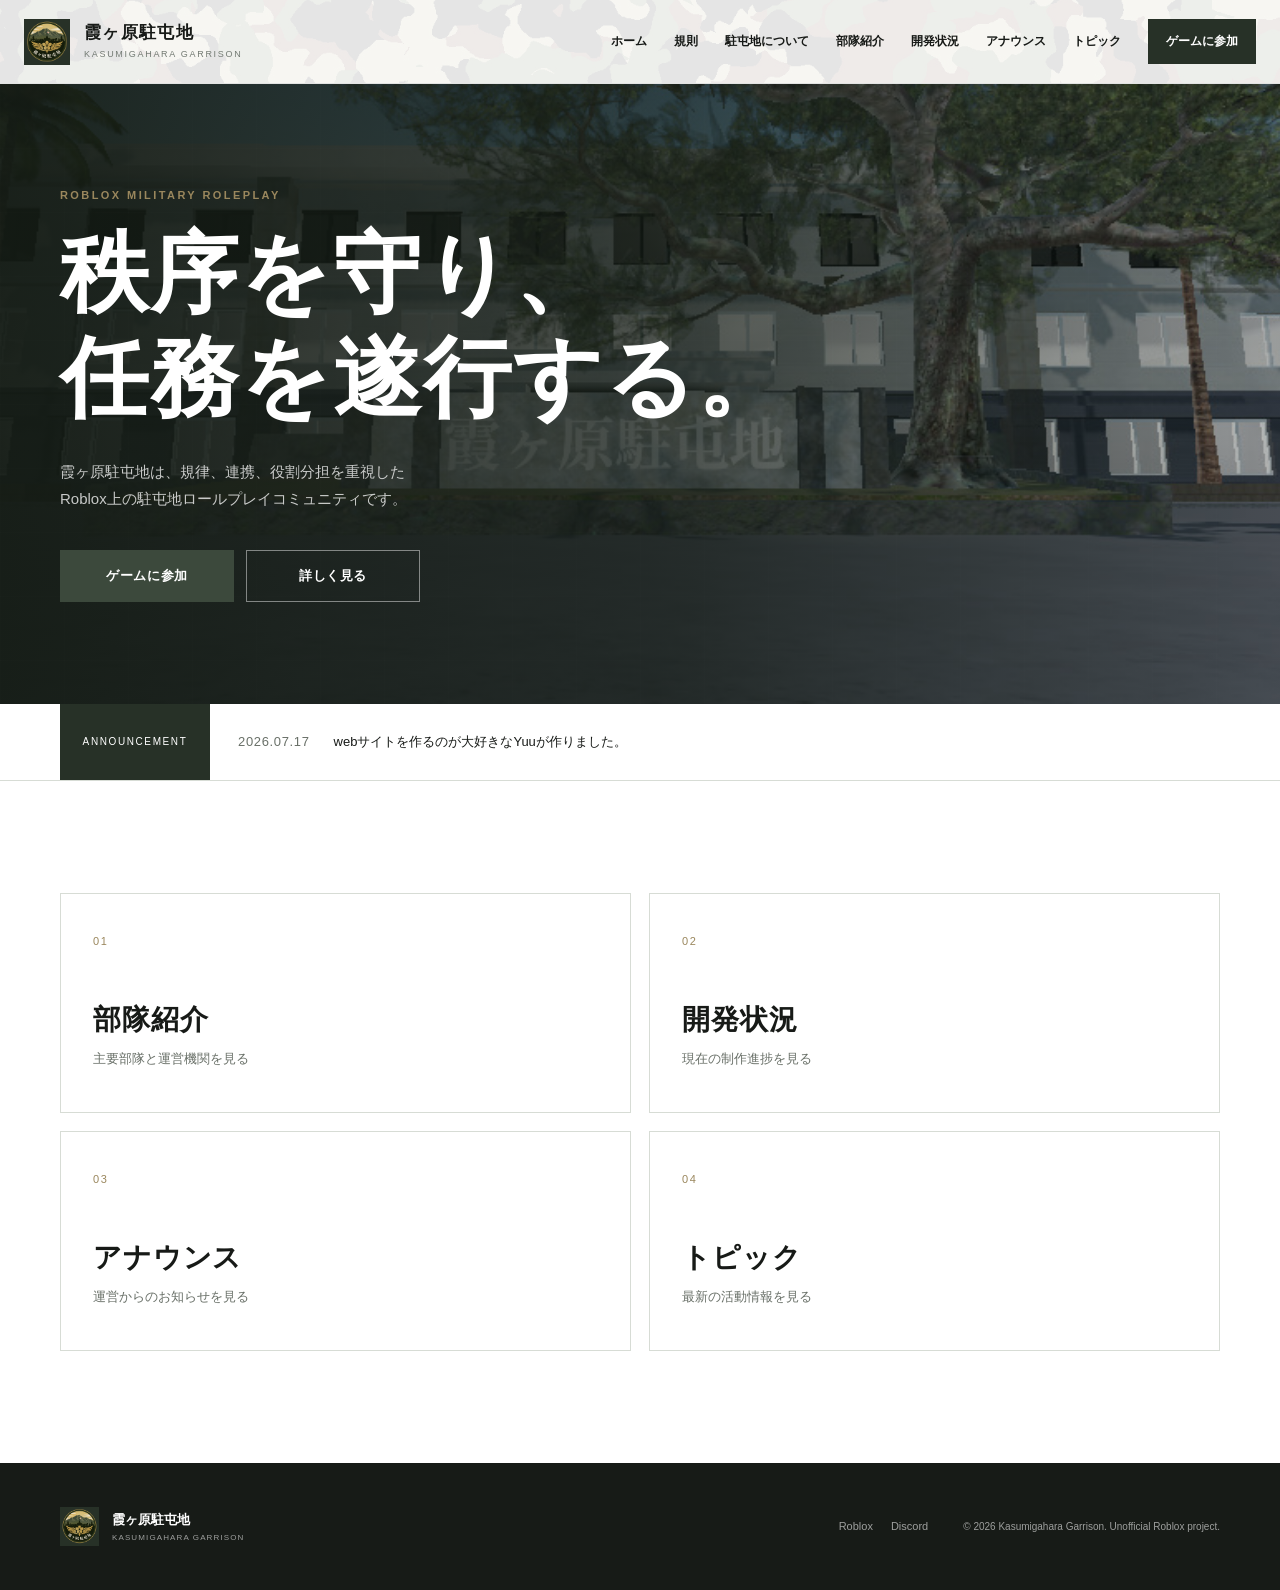
<file: index.html>
<!DOCTYPE html><html lang="ja"><head>
  <meta charset="UTF-8">
  <meta name="google-site-verification" content="HuECtw-KYc88Qf7YFOWIAa5JQMSX0AzzydZmBp7dpUA" />
  <meta name="viewport" content="width=device-width, initial-scale=1.0">
  <meta name="description" content="Roblox 霞ヶ原駐屯地 公式サイト">
  <meta name="theme-color" content="#273127">
  <link rel="stylesheet" href="./styles.css">
<title>霞ヶ原駐屯地｜公式サイト</title></head>
<body><header class="site-header" id="siteHeader">
  <div class="header-image" id="headerImage"></div>
  <div class="header-inner">
    <a class="brand" href="./index.html" aria-label="霞ヶ原駐屯地 トップ">
      <div class="brand-symbol">
        <img id="headerLogo" src="./images/logo.png" alt="霞ヶ原駐屯地ロゴ">
        <span>霞</span>
      </div>
      <div class="brand-copy">
        <strong id="siteName">霞ヶ原駐屯地</strong>
        <span id="siteNameEn">KASUMIGAHARA GARRISON</span>
      </div>
    </a>

    <button class="menu-button" id="menuButton" type="button" aria-label="メニューを開く" aria-expanded="false">
      <span></span><span></span><span></span>
    </button>

    <nav class="global-nav" id="globalNav">
      <a href="./index.html">ホーム</a>
      <a id="rulesLink" href="#" target="_blank" rel="noopener noreferrer">規則</a>
      <a href="./about.html">駐屯地について</a>
      <a href="./units.html">部隊紹介</a>
      <a href="./development.html">開発状況</a>
      <a href="./announcements.html">アナウンス</a>
      <a href="./topics.html">トピック</a>
      <a class="nav-cta" id="headerGameLink" href="#" target="_blank" rel="noopener noreferrer">ゲームに参加</a>
    </nav>
  </div>
</header>
<main class="page-main home-page">
  <section class="hero" id="hero">
    <div class="hero-overlay"></div>
    <div class="hero-inner">
      <p class="eyebrow">ROBLOX MILITARY ROLEPLAY</p>
      <h1 id="heroTitle">秩序を守り、<br>任務を遂行する。</h1>
      <p class="hero-description" id="heroDescription"></p>
      <div class="hero-actions">
        <a class="button primary" id="heroGameLink" href="#" target="_blank" rel="noopener noreferrer">ゲームに参加</a>
        <a class="button ghost" href="./about.html">詳しく見る</a>
      </div>
    </div>
  </section>

  <section class="ticker">
    <div class="content-width ticker-inner">
      <span class="ticker-label">ANNOUNCEMENT</span>
      <a href="./announcements.html" class="ticker-content">
        <time id="tickerDate"></time>
        <span id="tickerText">最新情報を読み込んでいます</span>
      </a>
    </div>
  </section>

  <section class="section">
    <div class="content-width">
      <div class="home-link-grid">
        <a class="home-link-card" href="./units.html"><span>01</span><h2>部隊紹介</h2><p>主要部隊と運営機関を見る</p></a>
        <a class="home-link-card" href="./development.html"><span>02</span><h2>開発状況</h2><p>現在の制作進捗を見る</p></a>
        <a class="home-link-card" href="./announcements.html"><span>03</span><h2>アナウンス</h2><p>運営からのお知らせを見る</p></a>
        <a class="home-link-card" href="./topics.html"><span>04</span><h2>トピック</h2><p>最新の活動情報を見る</p></a>
      </div>
    </div>
  </section>
</main><footer class="site-footer">
  <div class="content-width footer-inner">
    <div class="footer-brand">
      <div class="brand-symbol small">
        <img id="footerLogo" src="./images/logo.png" alt="">
        <span>霞</span>
      </div>
      <div>
        <strong>霞ヶ原駐屯地</strong>
        <span>KASUMIGAHARA GARRISON</span>
      </div>
    </div>
    <div class="footer-links">
      <a id="footerRoblox" href="#" target="_blank" rel="noopener noreferrer">Roblox</a>
      <a id="footerDiscord" href="#" target="_blank" rel="noopener noreferrer">Discord</a>
    </div>
    <p>© <span id="currentYear"></span> Kasumigahara Garrison. Unofficial Roblox project.</p>
  </div>
</footer>
<script src="./data.js"></script>
<script src="./script.js"></script></body></html>
</file>
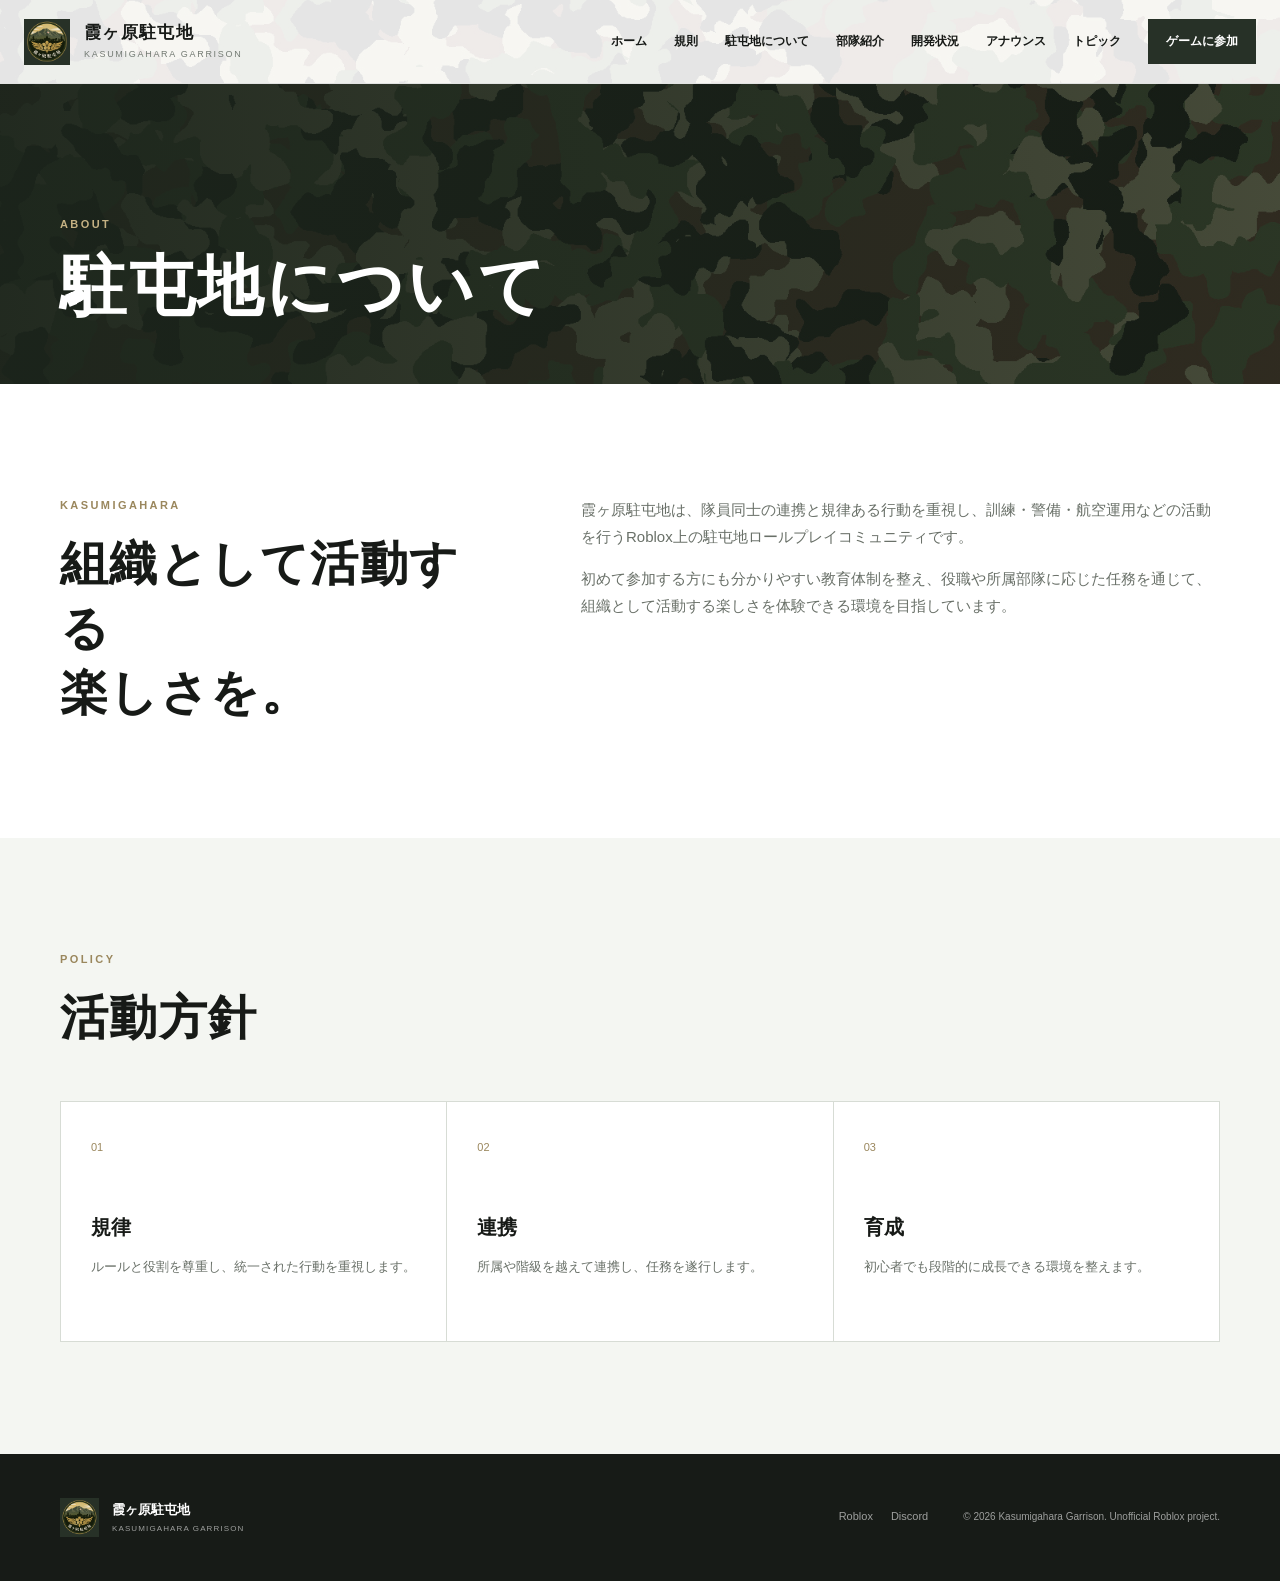
<file: about.html>
<!DOCTYPE html><html lang="ja"><head>
  <meta charset="UTF-8">
  <meta name="viewport" content="width=device-width, initial-scale=1.0">
  <meta name="description" content="Roblox 霞ヶ原駐屯地 公式サイト">
  <meta name="theme-color" content="#273127">
  <link rel="stylesheet" href="./styles.css">
<title>駐屯地について｜霞ヶ原駐屯地</title></head>
<body><header class="site-header" id="siteHeader">
  <div class="header-image" id="headerImage"></div>
  <div class="header-inner">
    <a class="brand" href="./index.html" aria-label="霞ヶ原駐屯地 トップ">
      <div class="brand-symbol">
        <img id="headerLogo" src="./images/logo.png" alt="霞ヶ原駐屯地ロゴ">
        <span>霞</span>
      </div>
      <div class="brand-copy">
        <strong id="siteName">霞ヶ原駐屯地</strong>
        <span id="siteNameEn">KASUMIGAHARA GARRISON</span>
      </div>
    </a>

    <button class="menu-button" id="menuButton" type="button" aria-label="メニューを開く" aria-expanded="false">
      <span></span><span></span><span></span>
    </button>

    <nav class="global-nav" id="globalNav">
      <a href="./index.html">ホーム</a>
      <a id="rulesLink" href="#" target="_blank" rel="noopener noreferrer">規則</a>
      <a href="./about.html">駐屯地について</a>
      <a href="./units.html">部隊紹介</a>
      <a href="./development.html">開発状況</a>
      <a href="./announcements.html">アナウンス</a>
      <a href="./topics.html">トピック</a>
      <a class="nav-cta" id="headerGameLink" href="#" target="_blank" rel="noopener noreferrer">ゲームに参加</a>
    </nav>
  </div>
</header>
<main class="page-main">
  <section class="page-hero"><div class="content-width"><p>ABOUT</p><h1>駐屯地について</h1></div></section>
  <section class="section"><div class="content-width about-grid">
    <div><p class="section-label">KASUMIGAHARA</p><h2>組織として活動する<br>楽しさを。</h2></div>
    <div class="about-copy" id="aboutCopy"></div>
  </div></section>
  <section class="section section-muted"><div class="content-width">
    <div class="section-heading"><div><p class="section-label">POLICY</p><h2>活動方針</h2></div></div>
    <div class="policy-grid">
      <article><span>01</span><h3>規律</h3><p>ルールと役割を尊重し、統一された行動を重視します。</p></article>
      <article><span>02</span><h3>連携</h3><p>所属や階級を越えて連携し、任務を遂行します。</p></article>
      <article><span>03</span><h3>育成</h3><p>初心者でも段階的に成長できる環境を整えます。</p></article>
    </div>
  </div></section>
</main><footer class="site-footer">
  <div class="content-width footer-inner">
    <div class="footer-brand">
      <div class="brand-symbol small">
        <img id="footerLogo" src="./images/logo.png" alt="">
        <span>霞</span>
      </div>
      <div>
        <strong>霞ヶ原駐屯地</strong>
        <span>KASUMIGAHARA GARRISON</span>
      </div>
    </div>
    <div class="footer-links">
      <a id="footerRoblox" href="#" target="_blank" rel="noopener noreferrer">Roblox</a>
      <a id="footerDiscord" href="#" target="_blank" rel="noopener noreferrer">Discord</a>
    </div>
    <p>© <span id="currentYear"></span> Kasumigahara Garrison. Unofficial Roblox project.</p>
  </div>
</footer>
<script src="./data.js"></script>
<script src="./script.js"></script></body></html>
</file>
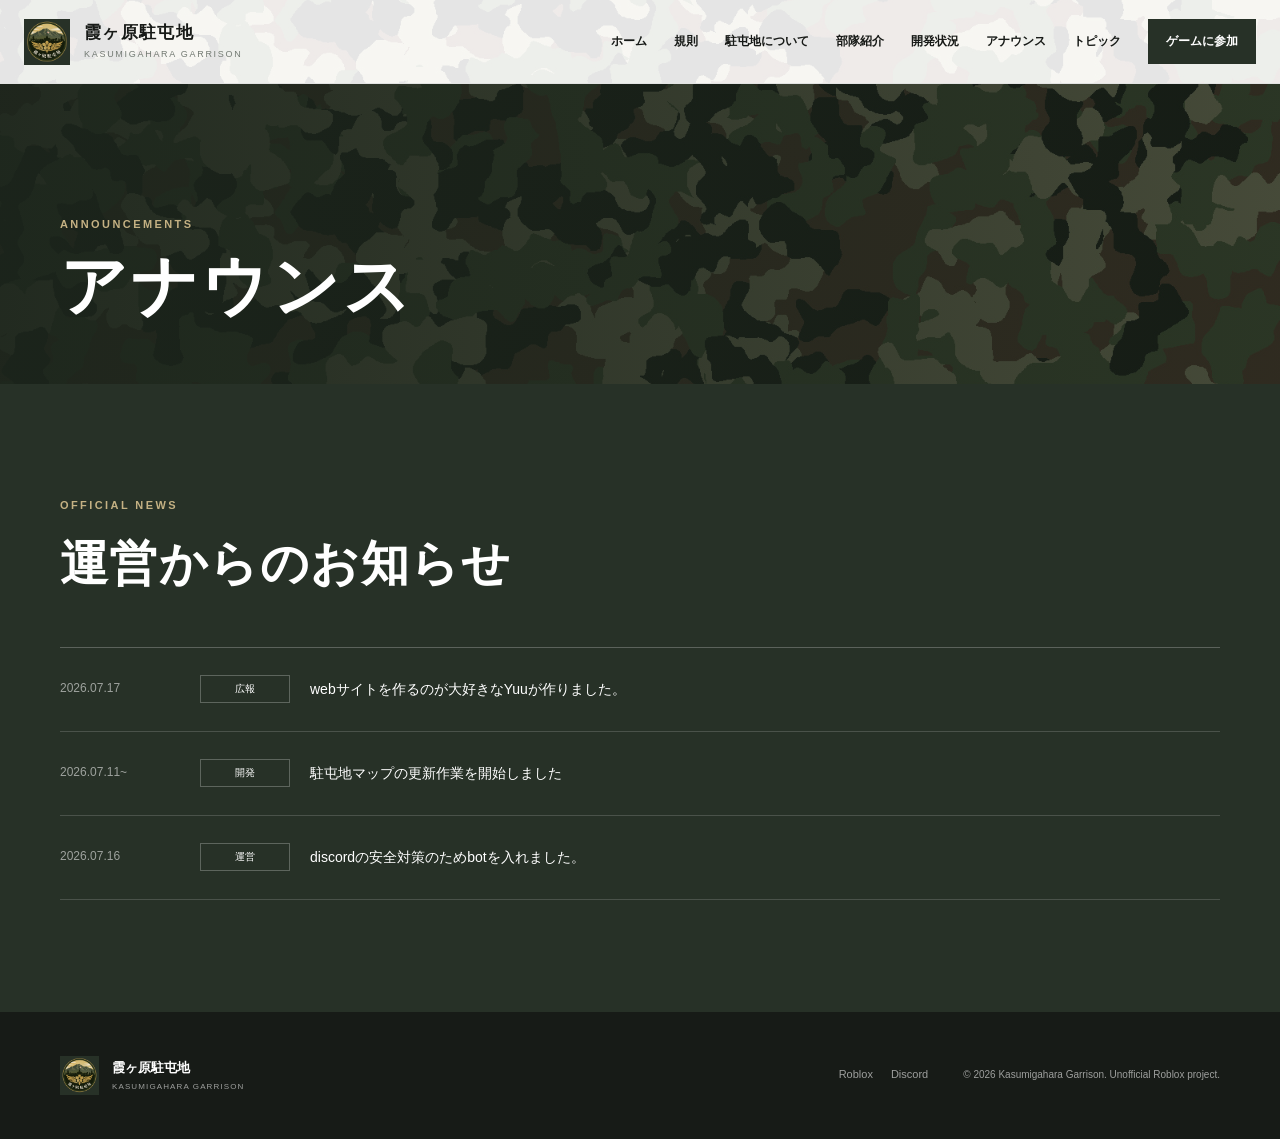
<file: announcements.html>
<!DOCTYPE html><html lang="ja"><head>
  <meta charset="UTF-8">
  <meta name="viewport" content="width=device-width, initial-scale=1.0">
  <meta name="description" content="Roblox 霞ヶ原駐屯地 公式サイト">
  <meta name="theme-color" content="#273127">
  <link rel="stylesheet" href="./styles.css">
<title>アナウンス｜霞ヶ原駐屯地</title></head>
<body><header class="site-header" id="siteHeader">
  <div class="header-image" id="headerImage"></div>
  <div class="header-inner">
    <a class="brand" href="./index.html" aria-label="霞ヶ原駐屯地 トップ">
      <div class="brand-symbol">
        <img id="headerLogo" src="./images/logo.png" alt="霞ヶ原駐屯地ロゴ">
        <span>霞</span>
      </div>
      <div class="brand-copy">
        <strong id="siteName">霞ヶ原駐屯地</strong>
        <span id="siteNameEn">KASUMIGAHARA GARRISON</span>
      </div>
    </a>

    <button class="menu-button" id="menuButton" type="button" aria-label="メニューを開く" aria-expanded="false">
      <span></span><span></span><span></span>
    </button>

    <nav class="global-nav" id="globalNav">
      <a href="./index.html">ホーム</a>
      <a id="rulesLink" href="#" target="_blank" rel="noopener noreferrer">規則</a>
      <a href="./about.html">駐屯地について</a>
      <a href="./units.html">部隊紹介</a>
      <a href="./development.html">開発状況</a>
      <a href="./announcements.html">アナウンス</a>
      <a href="./topics.html">トピック</a>
      <a class="nav-cta" id="headerGameLink" href="#" target="_blank" rel="noopener noreferrer">ゲームに参加</a>
    </nav>
  </div>
</header>
<main class="page-main">
  <section class="page-hero"><div class="content-width"><p>ANNOUNCEMENTS</p><h1>アナウンス</h1></div></section>
  <section class="section section-dark"><div class="content-width">
    <div class="section-heading light"><div><p class="section-label light">OFFICIAL NEWS</p><h2>運営からのお知らせ</h2></div></div>
    <div class="announcement-list" id="announcementList"></div>
  </div></section>
</main><footer class="site-footer">
  <div class="content-width footer-inner">
    <div class="footer-brand">
      <div class="brand-symbol small">
        <img id="footerLogo" src="./images/logo.png" alt="">
        <span>霞</span>
      </div>
      <div>
        <strong>霞ヶ原駐屯地</strong>
        <span>KASUMIGAHARA GARRISON</span>
      </div>
    </div>
    <div class="footer-links">
      <a id="footerRoblox" href="#" target="_blank" rel="noopener noreferrer">Roblox</a>
      <a id="footerDiscord" href="#" target="_blank" rel="noopener noreferrer">Discord</a>
    </div>
    <p>© <span id="currentYear"></span> Kasumigahara Garrison. Unofficial Roblox project.</p>
  </div>
</footer>
<script src="./data.js"></script>
<script src="./script.js"></script></body></html>
</file>
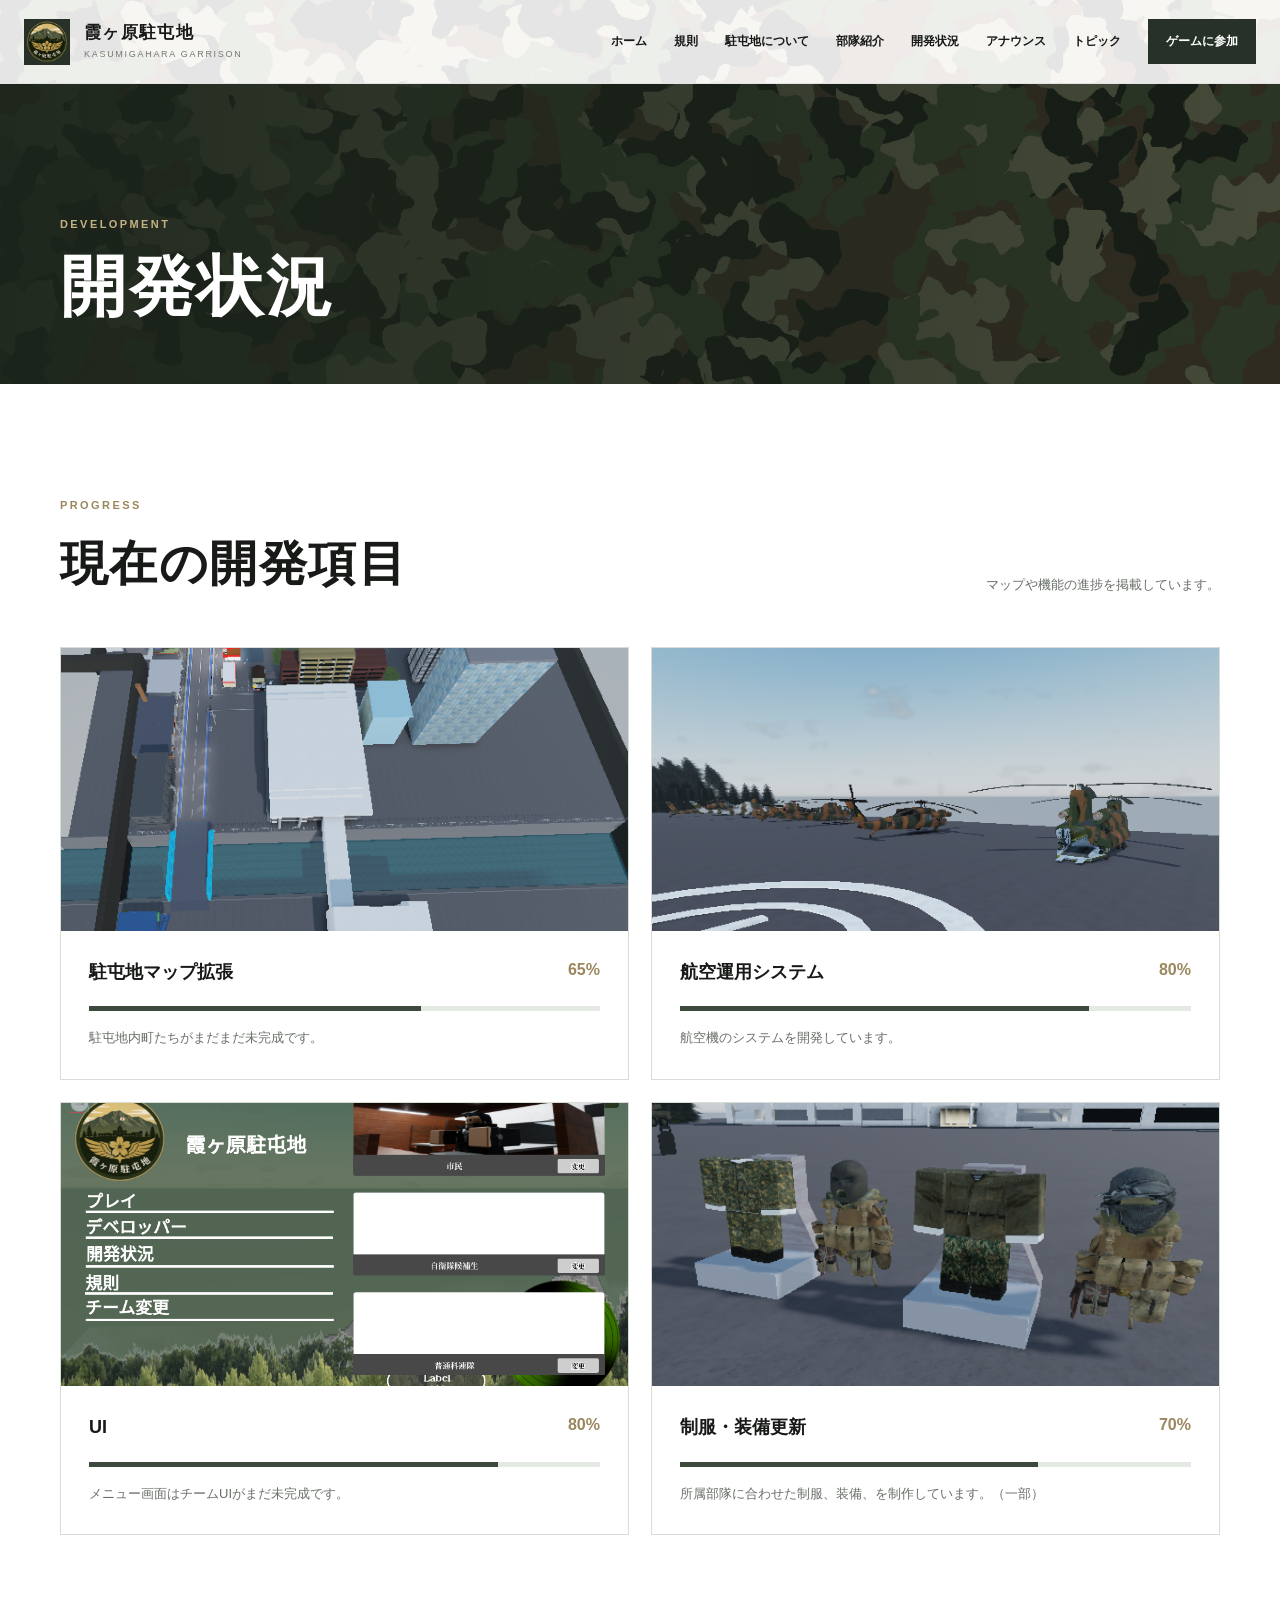
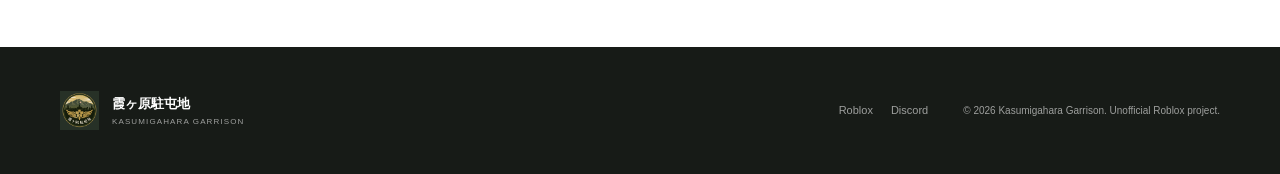
<file: development.html>
<!DOCTYPE html><html lang="ja"><head>
  <meta charset="UTF-8">
  <meta name="viewport" content="width=device-width, initial-scale=1.0">
  <meta name="description" content="Roblox 霞ヶ原駐屯地 公式サイト">
  <meta name="theme-color" content="#273127">
  <link rel="stylesheet" href="./styles.css">
<title>開発状況｜霞ヶ原駐屯地</title></head>
<body><header class="site-header" id="siteHeader">
  <div class="header-image" id="headerImage"></div>
  <div class="header-inner">
    <a class="brand" href="./index.html" aria-label="霞ヶ原駐屯地 トップ">
      <div class="brand-symbol">
        <img id="headerLogo" src="./images/logo.png" alt="霞ヶ原駐屯地ロゴ">
        <span>霞</span>
      </div>
      <div class="brand-copy">
        <strong id="siteName">霞ヶ原駐屯地</strong>
        <span id="siteNameEn">KASUMIGAHARA GARRISON</span>
      </div>
    </a>

    <button class="menu-button" id="menuButton" type="button" aria-label="メニューを開く" aria-expanded="false">
      <span></span><span></span><span></span>
    </button>

    <nav class="global-nav" id="globalNav">
      <a href="./index.html">ホーム</a>
      <a id="rulesLink" href="#" target="_blank" rel="noopener noreferrer">規則</a>
      <a href="./about.html">駐屯地について</a>
      <a href="./units.html">部隊紹介</a>
      <a href="./development.html">開発状況</a>
      <a href="./announcements.html">アナウンス</a>
      <a href="./topics.html">トピック</a>
      <a class="nav-cta" id="headerGameLink" href="#" target="_blank" rel="noopener noreferrer">ゲームに参加</a>
    </nav>
  </div>
</header>
<main class="page-main">
  <section class="page-hero"><div class="content-width"><p>DEVELOPMENT</p><h1>開発状況</h1></div></section>
  <section class="section"><div class="content-width">
    <div class="section-heading"><div><p class="section-label">PROGRESS</p><h2>現在の開発項目</h2></div><p>マップや機能の進捗を掲載しています。</p></div>
    <div class="development-grid" id="developmentList"></div>
  </div></section>
</main><footer class="site-footer">
  <div class="content-width footer-inner">
    <div class="footer-brand">
      <div class="brand-symbol small">
        <img id="footerLogo" src="./images/logo.png" alt="">
        <span>霞</span>
      </div>
      <div>
        <strong>霞ヶ原駐屯地</strong>
        <span>KASUMIGAHARA GARRISON</span>
      </div>
    </div>
    <div class="footer-links">
      <a id="footerRoblox" href="#" target="_blank" rel="noopener noreferrer">Roblox</a>
      <a id="footerDiscord" href="#" target="_blank" rel="noopener noreferrer">Discord</a>
    </div>
    <p>© <span id="currentYear"></span> Kasumigahara Garrison. Unofficial Roblox project.</p>
  </div>
</footer>
<script src="./data.js"></script>
<script src="./script.js"></script></body></html>
</file>
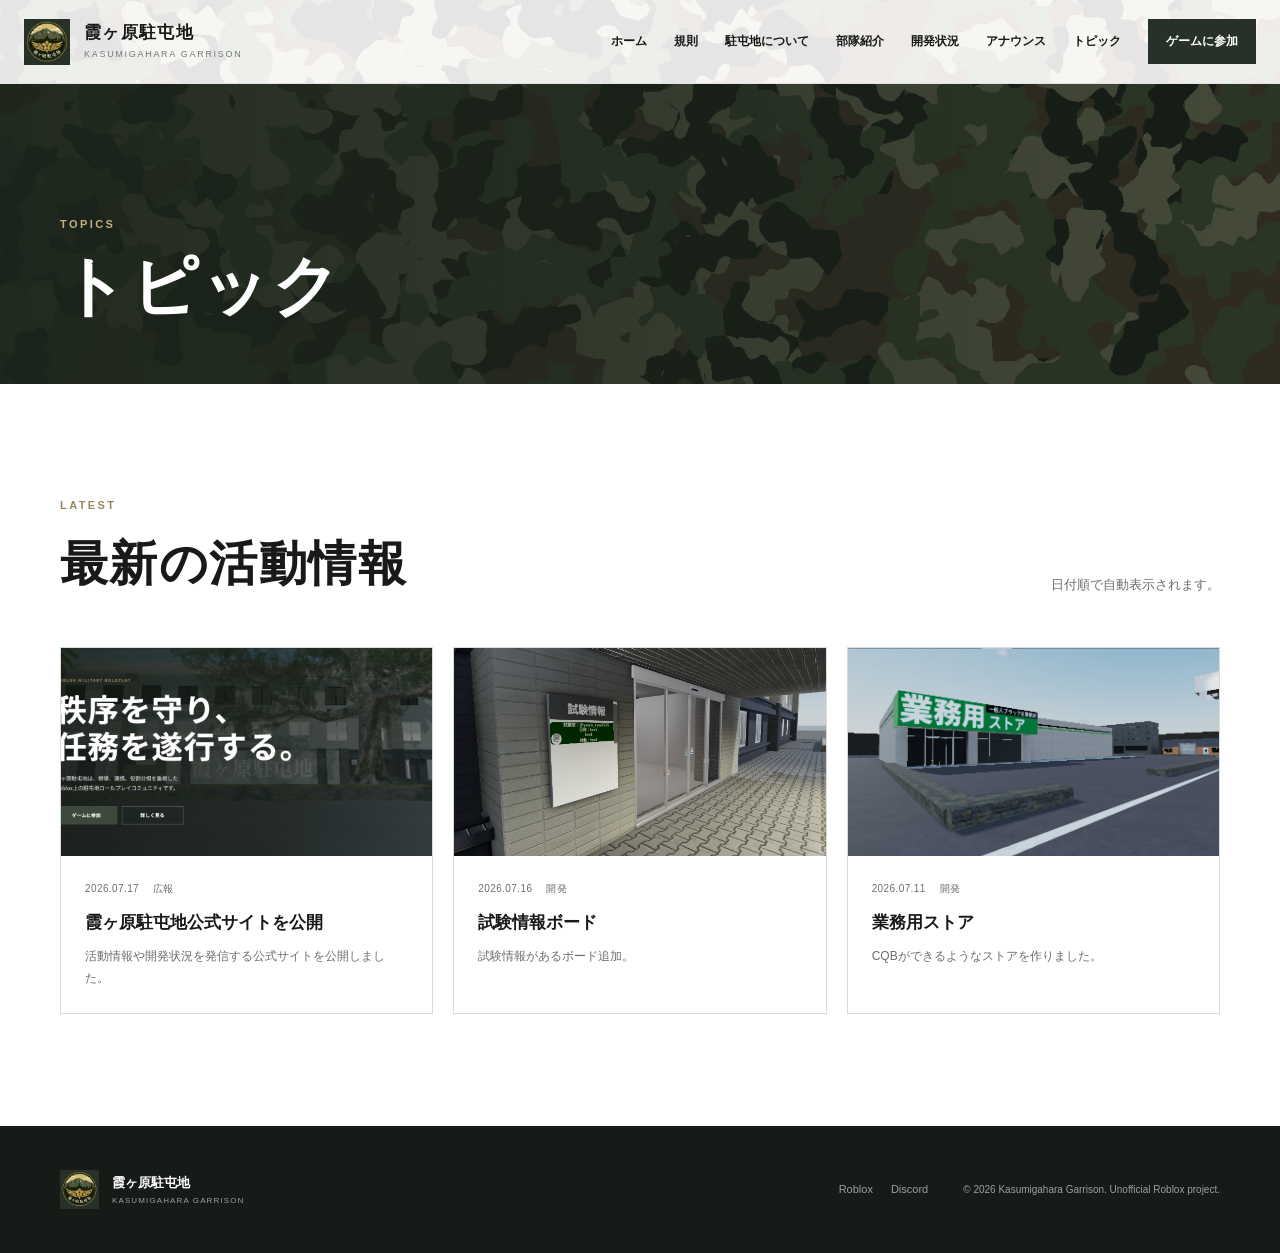
<file: topics.html>
<!DOCTYPE html><html lang="ja"><head>
  <meta charset="UTF-8">
  <meta name="viewport" content="width=device-width, initial-scale=1.0">
  <meta name="description" content="Roblox 霞ヶ原駐屯地 公式サイト">
  <meta name="theme-color" content="#273127">
  <link rel="stylesheet" href="./styles.css">
<title>トピック｜霞ヶ原駐屯地</title></head>
<body><header class="site-header" id="siteHeader">
  <div class="header-image" id="headerImage"></div>
  <div class="header-inner">
    <a class="brand" href="./index.html" aria-label="霞ヶ原駐屯地 トップ">
      <div class="brand-symbol">
        <img id="headerLogo" src="./images/logo.png" alt="霞ヶ原駐屯地ロゴ">
        <span>霞</span>
      </div>
      <div class="brand-copy">
        <strong id="siteName">霞ヶ原駐屯地</strong>
        <span id="siteNameEn">KASUMIGAHARA GARRISON</span>
      </div>
    </a>

    <button class="menu-button" id="menuButton" type="button" aria-label="メニューを開く" aria-expanded="false">
      <span></span><span></span><span></span>
    </button>

    <nav class="global-nav" id="globalNav">
      <a href="./index.html">ホーム</a>
      <a id="rulesLink" href="#" target="_blank" rel="noopener noreferrer">規則</a>
      <a href="./about.html">駐屯地について</a>
      <a href="./units.html">部隊紹介</a>
      <a href="./development.html">開発状況</a>
      <a href="./announcements.html">アナウンス</a>
      <a href="./topics.html">トピック</a>
      <a class="nav-cta" id="headerGameLink" href="#" target="_blank" rel="noopener noreferrer">ゲームに参加</a>
    </nav>
  </div>
</header>
<main class="page-main">
  <section class="page-hero"><div class="content-width"><p>TOPICS</p><h1>トピック</h1></div></section>
  <section class="section"><div class="content-width">
    <div class="section-heading"><div><p class="section-label">LATEST</p><h2>最新の活動情報</h2></div><p>日付順で自動表示されます。</p></div>
    <div class="topic-grid" id="topicList"></div>
  </div></section>
</main><footer class="site-footer">
  <div class="content-width footer-inner">
    <div class="footer-brand">
      <div class="brand-symbol small">
        <img id="footerLogo" src="./images/logo.png" alt="">
        <span>霞</span>
      </div>
      <div>
        <strong>霞ヶ原駐屯地</strong>
        <span>KASUMIGAHARA GARRISON</span>
      </div>
    </div>
    <div class="footer-links">
      <a id="footerRoblox" href="#" target="_blank" rel="noopener noreferrer">Roblox</a>
      <a id="footerDiscord" href="#" target="_blank" rel="noopener noreferrer">Discord</a>
    </div>
    <p>© <span id="currentYear"></span> Kasumigahara Garrison. Unofficial Roblox project.</p>
  </div>
</footer>
<script src="./data.js"></script>
<script src="./script.js"></script></body></html>
</file>
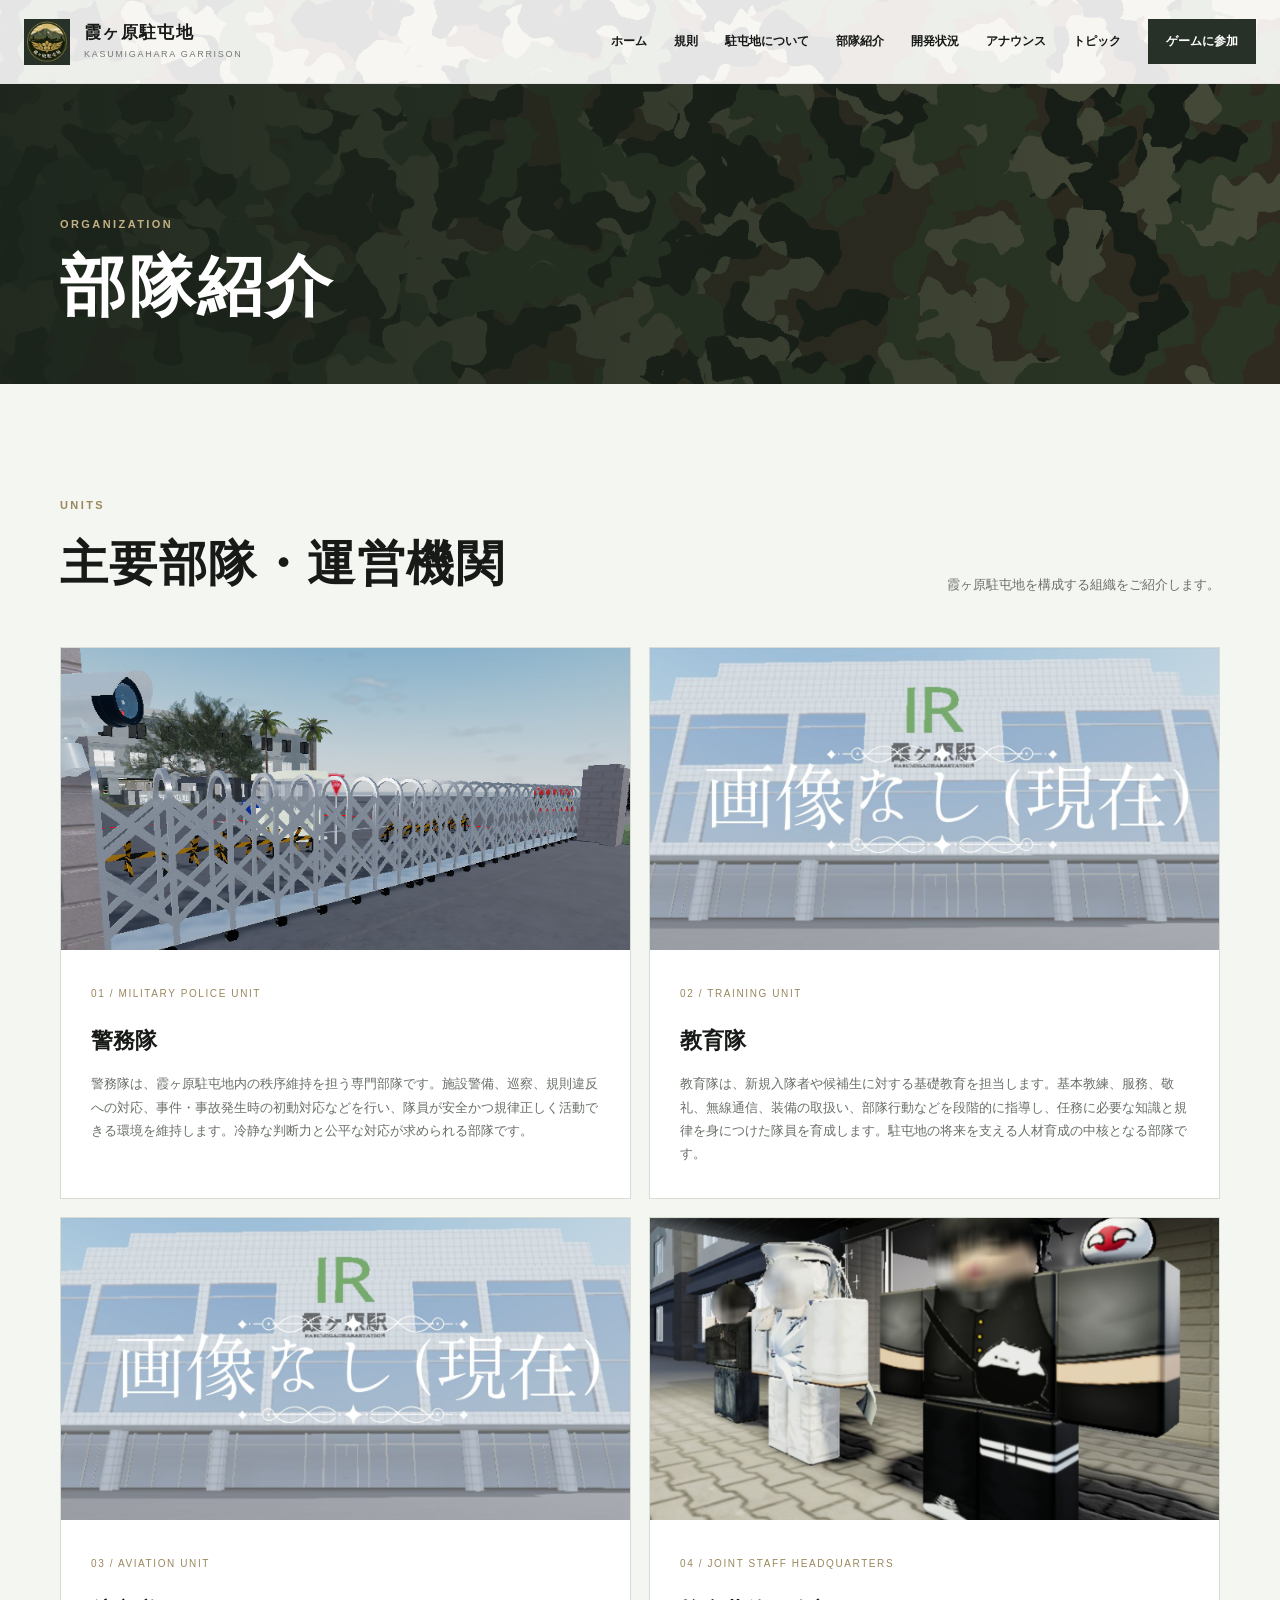
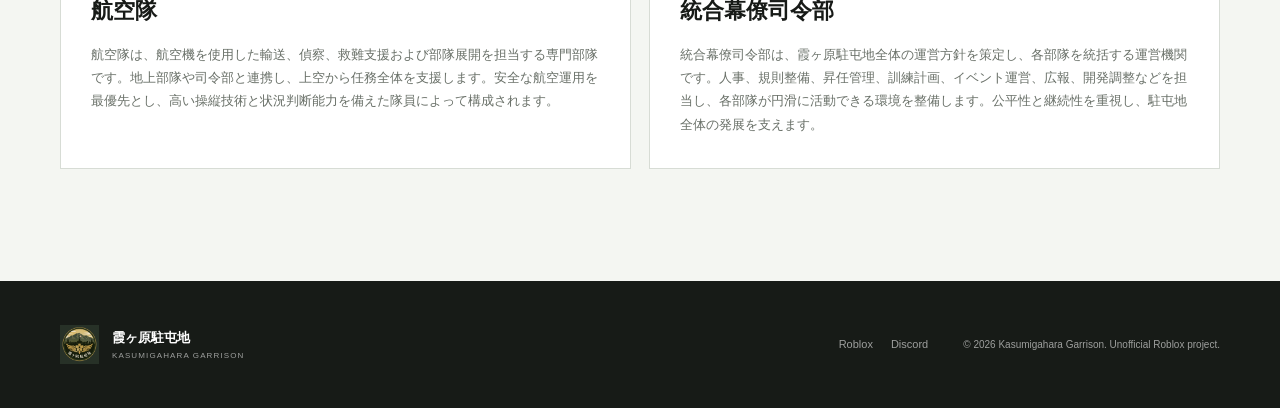
<file: units.html>
<!DOCTYPE html><html lang="ja"><head>
  <meta charset="UTF-8">
  <meta name="viewport" content="width=device-width, initial-scale=1.0">
  <meta name="description" content="Roblox 霞ヶ原駐屯地 公式サイト">
  <meta name="theme-color" content="#273127">
  <link rel="stylesheet" href="./styles.css">
<title>部隊紹介｜霞ヶ原駐屯地</title></head>
<body><header class="site-header" id="siteHeader">
  <div class="header-image" id="headerImage"></div>
  <div class="header-inner">
    <a class="brand" href="./index.html" aria-label="霞ヶ原駐屯地 トップ">
      <div class="brand-symbol">
        <img id="headerLogo" src="./images/logo.png" alt="霞ヶ原駐屯地ロゴ">
        <span>霞</span>
      </div>
      <div class="brand-copy">
        <strong id="siteName">霞ヶ原駐屯地</strong>
        <span id="siteNameEn">KASUMIGAHARA GARRISON</span>
      </div>
    </a>

    <button class="menu-button" id="menuButton" type="button" aria-label="メニューを開く" aria-expanded="false">
      <span></span><span></span><span></span>
    </button>

    <nav class="global-nav" id="globalNav">
      <a href="./index.html">ホーム</a>
      <a id="rulesLink" href="#" target="_blank" rel="noopener noreferrer">規則</a>
      <a href="./about.html">駐屯地について</a>
      <a href="./units.html">部隊紹介</a>
      <a href="./development.html">開発状況</a>
      <a href="./announcements.html">アナウンス</a>
      <a href="./topics.html">トピック</a>
      <a class="nav-cta" id="headerGameLink" href="#" target="_blank" rel="noopener noreferrer">ゲームに参加</a>
    </nav>
  </div>
</header>
<main class="page-main">
  <section class="page-hero"><div class="content-width"><p>ORGANIZATION</p><h1>部隊紹介</h1></div></section>
  <section class="section section-muted"><div class="content-width">
    <div class="section-heading"><div><p class="section-label">UNITS</p><h2>主要部隊・運営機関</h2></div><p>霞ヶ原駐屯地を構成する組織をご紹介します。</p></div>
    <div class="unit-grid" id="unitList"></div>
  </div></section>
</main><footer class="site-footer">
  <div class="content-width footer-inner">
    <div class="footer-brand">
      <div class="brand-symbol small">
        <img id="footerLogo" src="./images/logo.png" alt="">
        <span>霞</span>
      </div>
      <div>
        <strong>霞ヶ原駐屯地</strong>
        <span>KASUMIGAHARA GARRISON</span>
      </div>
    </div>
    <div class="footer-links">
      <a id="footerRoblox" href="#" target="_blank" rel="noopener noreferrer">Roblox</a>
      <a id="footerDiscord" href="#" target="_blank" rel="noopener noreferrer">Discord</a>
    </div>
    <p>© <span id="currentYear"></span> Kasumigahara Garrison. Unofficial Roblox project.</p>
  </div>
</footer>
<script src="./data.js"></script>
<script src="./script.js"></script></body></html>
</file>
<file: styles.css>
:root {
  --ink: #171a17;
  --muted: #697068;
  --line: #d7dcd5;
  --paper: #f4f6f2;
  --white: #ffffff;
  --olive: #3c493c;
  --olive-dark: #273127;
  --gold: #9a875d;
  --header-height: 84px;
}

* { box-sizing: border-box; }
html { scroll-behavior: smooth; }
body {
  margin: 0;
  color: var(--ink);
  background: var(--white);
  font-family: "Noto Sans JP", "Yu Gothic", "Hiragino Kaku Gothic ProN", sans-serif;
  line-height: 1.8;
}
body.menu-open { overflow: hidden; }
a { color: inherit; text-decoration: none; }
img { max-width: 100%; display: block; }
button { font: inherit; }

.content-width {
  width: min(1160px, calc(100% - 48px));
  margin: 0 auto;
}

.site-header {
  position: fixed;
  inset: 0 0 auto;
  height: var(--header-height);
  z-index: 1000;
  color: var(--ink);
  background: rgba(255,255,255,.95);
  border-bottom: 1px solid rgba(20,25,20,.12);
  backdrop-filter: blur(14px);
  transition: height .25s ease, box-shadow .25s ease;
  overflow: visible;
}
.site-header.compact {
  height: 70px;
  box-shadow: 0 8px 30px rgba(20,25,20,.08);
}
.header-image {
  position: absolute;
  inset: 0;
  z-index: -1;
  background-position: center;
  background-size: cover;
  opacity: .10;
}
.header-inner {
  position: relative;
  width: min(1240px, calc(100% - 48px));
  height: 100%;
  margin: 0 auto;
  display: flex;
  align-items: center;
  justify-content: space-between;
}
.brand { display: inline-flex; align-items: center; gap: 14px; min-width: 235px; }
.brand-symbol {
  position: relative;
  width: 46px;
  height: 46px;
  flex: 0 0 auto;
  display: grid;
  place-items: center;
  overflow: hidden;
  color: var(--white);
  background: var(--olive-dark);
}
.brand-symbol img { width: 100%; height: 100%; object-fit: contain; }
.brand-symbol img[hidden] { display: none; }
.brand-symbol span { font-family: serif; font-size: 22px; }
.brand-symbol img:not([hidden]) + span { display: none; }
.brand-symbol.small { width: 39px; height: 39px; }
.brand-copy { display: flex; flex-direction: column; line-height: 1.2; }
.brand-copy strong { font-size: 17px; letter-spacing: .08em; }
.brand-copy span { margin-top: 5px; color: #737a73; font-size: 9px; letter-spacing: .19em; }

.global-nav { display: flex; align-items: center; gap: 27px; font-size: 12px; font-weight: 700; }
.global-nav > a:not(.nav-cta) { position: relative; padding: 8px 0; }
.global-nav > a:not(.nav-cta)::after {
  content: "";
  position: absolute;
  left: 0; bottom: 1px;
  width: 0; height: 1px;
  background: var(--ink);
  transition: width .2s ease;
}
.global-nav > a:hover::after { width: 100%; }
.nav-cta { padding: 12px 18px; color: white; background: var(--olive-dark); }

.menu-button { display: none; width: 44px; height: 44px; padding: 9px; border: 0; background: transparent; }
.menu-button span { display: block; height: 1px; margin: 6px 0; background: var(--ink); transition: .25s; }

main { padding-top: var(--header-height); }
.hero {
  position: relative;
  min-height: 700px;
  display: flex;
  align-items: center;
  color: white;
  background-color: var(--olive-dark);
  background-position: center;
  background-size: cover;
  overflow: hidden;
}
.hero-overlay {
  position: absolute;
  inset: 0;
  background: linear-gradient(90deg, rgba(20,27,20,.94), rgba(20,27,20,.72) 54%, rgba(20,27,20,.28));
}
.hero::after {
  content: "";
  position: absolute; inset: 0;
  opacity: .10;
  background-image: linear-gradient(rgba(255,255,255,.08) 1px, transparent 1px), linear-gradient(90deg, rgba(255,255,255,.08) 1px, transparent 1px);
  background-size: 64px 64px;
}
.hero-inner {
  position: relative;
  z-index: 2;
  width: min(1160px, calc(100% - 48px));
  margin: 0 auto;
}
.eyebrow, .section-label {
  margin: 0 0 16px;
  color: var(--gold);
  font-size: 11px;
  font-weight: 700;
  letter-spacing: .22em;
}
.section-label.light { color: #c4b183; }
.hero h1 {
  margin: 0;
  max-width: 800px;
  font-size: clamp(46px, 7vw, 88px);
  line-height: 1.18;
  letter-spacing: .025em;
  font-weight: 600;
}
.hero-description { margin: 28px 0 0; color: rgba(255,255,255,.76); font-size: 15px; }
.hero-actions { display: flex; gap: 12px; margin-top: 38px; }
.button {
  min-width: 174px;
  min-height: 52px;
  display: inline-flex;
  align-items: center;
  justify-content: center;
  padding: 12px 24px;
  font-size: 13px;
  font-weight: 700;
  letter-spacing: .05em;
  transition: transform .2s ease, opacity .2s ease;
}
.button:hover { transform: translateY(-2px); }
.button.primary { color: white; background: var(--olive); }
.button.ghost { color: white; border: 1px solid rgba(255,255,255,.45); }
.hero-side {
  position: absolute;
  z-index: 2;
  right: 23px; bottom: 24px;
  margin: 0;
  color: rgba(255,255,255,.42);
  font-size: 10px;
  letter-spacing: .28em;
  writing-mode: vertical-rl;
}

.ticker { border-bottom: 1px solid var(--line); }
.ticker-inner {
  min-height: 76px;
  display: grid;
  grid-template-columns: 150px 1fr;
  align-items: center;
}
.ticker-label {
  color: var(--white);
  background: var(--olive-dark);
  align-self: stretch;
  display: grid;
  place-items: center;
  font-size: 10px;
  letter-spacing: .16em;
}
.ticker-content { display: flex; gap: 24px; padding-left: 28px; font-size: 13px; }
.ticker-content time { color: var(--muted); letter-spacing: .05em; }

.section { padding: 112px 0; }
.section-muted { background: var(--paper); }
.section-dark { color: white; background: var(--olive-dark); }
.section h2, .join-section h2 {
  margin: 0;
  font-size: clamp(30px, 4vw, 48px);
  line-height: 1.35;
  letter-spacing: .03em;
}
.about-grid { display: grid; grid-template-columns: .8fr 1.2fr; gap: 95px; }
.about-copy { color: var(--muted); font-size: 15px; }
.about-copy p:first-child { margin-top: 0; }

.section-heading {
  display: flex;
  justify-content: space-between;
  align-items: end;
  gap: 40px;
  margin-bottom: 50px;
}
.section-heading > p { max-width: 480px; margin: 0; color: var(--muted); font-size: 13px; }
.section-heading.light > p { color: rgba(255,255,255,.62); }

.unit-grid { display: grid; grid-template-columns: repeat(2, 1fr); gap: 18px; }
.unit-card { background: white; border: 1px solid var(--line); overflow: hidden; }
.unit-image {
  aspect-ratio: 16 / 8.5;
  background: linear-gradient(135deg, #495648, #2d362d);
  background-size: cover;
  background-position: center;
}
.unit-body { padding: 28px 30px 32px; }
.unit-meta { color: var(--gold); font-size: 10px; letter-spacing: .16em; }
.unit-card h3 { margin: 14px 0 12px; font-size: 22px; }
.unit-card p { margin: 0; color: var(--muted); font-size: 13px; }

.development-grid { display: grid; grid-template-columns: repeat(2, 1fr); gap: 22px; }
.development-card { border: 1px solid var(--line); background: white; overflow: hidden; }
.development-image {
  aspect-ratio: 16 / 8;
  background: #e7ebe5;
  background-position: center;
  background-size: cover;
}
.development-body { padding: 25px 28px 29px; }
.development-top { display: flex; justify-content: space-between; gap: 20px; }
.development-card h3 { margin: 0; font-size: 18px; }
.development-percent { color: var(--gold); font-weight: 700; }
.progress { height: 5px; margin: 18px 0 15px; background: #e5e9e3; overflow: hidden; }
.progress > span { display: block; height: 100%; background: var(--olive); }
.development-card p { margin: 0; color: var(--muted); font-size: 13px; }

.announcement-list { border-top: 1px solid rgba(255,255,255,.24); }
.announcement-item {
  display: grid;
  grid-template-columns: 120px 90px 1fr;
  gap: 20px;
  align-items: center;
  min-height: 84px;
  border-bottom: 1px solid rgba(255,255,255,.16);
}
.announcement-item time { color: rgba(255,255,255,.55); font-size: 12px; }
.announcement-category { padding: 4px 8px; border: 1px solid rgba(255,255,255,.25); text-align: center; font-size: 10px; }
.announcement-item h3 { margin: 0; font-size: 14px; font-weight: 500; }

.topic-grid { display: grid; grid-template-columns: repeat(3, 1fr); gap: 20px; }
.topic-card { border: 1px solid var(--line); background: white; overflow: hidden; }
.topic-image {
  aspect-ratio: 16 / 9;
  background: linear-gradient(135deg, #dfe4dd, #cbd3c9);
  background-position: center;
  background-size: cover;
}
.topic-body { padding: 24px; }
.topic-meta { display: flex; gap: 14px; color: var(--muted); font-size: 10px; letter-spacing: .04em; }
.topic-card h3 { margin: 12px 0 10px; font-size: 17px; line-height: 1.5; }
.topic-card p { margin: 0; color: var(--muted); font-size: 12px; }

.join-section { padding: 90px 0; background: #edf0eb; }
.join-inner { display: flex; justify-content: space-between; align-items: center; gap: 50px; }
.join-inner p:last-child { color: var(--muted); }

.site-footer { padding: 44px 0; color: rgba(255,255,255,.58); background: #171b17; }
.footer-inner { display: grid; grid-template-columns: 1fr auto auto; align-items: center; gap: 35px; }
.footer-brand { display: flex; align-items: center; gap: 13px; }
.footer-brand strong, .footer-brand span { display: block; }
.footer-brand strong { color: white; font-size: 13px; }
.footer-brand span { font-size: 8px; letter-spacing: .14em; }
.footer-links { display: flex; gap: 18px; font-size: 11px; }
.site-footer p { margin: 0; font-size: 10px; }

@media (max-width: 940px) {
  :root { --header-height: 72px; }
  .content-width, .header-inner, .hero-inner { width: min(100% - 32px, 1160px); }
  .menu-button { display: block; z-index: 3; }
  .global-nav {
    position: fixed;
    top: var(--header-height);
    left: 0; right: 0;
    display: none;
    flex-direction: column;
    align-items: stretch;
    gap: 0;
    padding: 12px 16px 22px;
    background: white;
    border-bottom: 1px solid var(--line);
  }
  .global-nav.open { display: flex; }
  .global-nav a { padding: 15px 8px; border-bottom: 1px solid var(--line); }
  .nav-cta { margin-top: 10px; text-align: center; border-bottom: 0 !important; }
  .brand-copy strong { font-size: 14px; }
  .hero { min-height: 620px; }
  .about-grid { grid-template-columns: 1fr; gap: 38px; }
  .section { padding: 82px 0; }
  .section-heading { align-items: start; flex-direction: column; }
  .topic-grid { grid-template-columns: 1fr 1fr; }
  .footer-inner { grid-template-columns: 1fr; }
}

@media (max-width: 640px) {
  .brand-copy span { display: none; }
  .brand { min-width: auto; }
  .hero { min-height: 580px; }
  .hero h1 { font-size: clamp(40px, 13vw, 64px); }
  .hero-description br { display: none; }
  .hero-actions { flex-direction: column; }
  .button { width: 100%; }
  .hero-side { display: none; }
  .ticker-inner { grid-template-columns: 1fr; }
  .ticker-label { min-height: 34px; }
  .ticker-content { padding: 14px 0; flex-direction: column; gap: 2px; }
  .unit-grid, .development-grid, .topic-grid { grid-template-columns: 1fr; }
  .announcement-item { grid-template-columns: 1fr auto; gap: 8px 12px; padding: 18px 0; }
  .announcement-item h3 { grid-column: 1 / -1; }
  .join-inner { align-items: stretch; flex-direction: column; }
}


.page-main { padding-top: var(--header-height); }
.page-main.home-page { padding-top: var(--header-height); }
.page-main .hero { min-height: 620px; }
.page-hero {
  min-height: 300px;
  display: flex;
  align-items: end;
  padding: 80px 0 58px;
  color: white;
  background:
    linear-gradient(90deg, rgba(28,37,28,.96), rgba(28,37,28,.72)),
    url("./images/header.jpg") center/cover;
}
.page-hero p {
  margin: 0 0 12px;
  color: #c4b183;
  font-size: 11px;
  font-weight: 700;
  letter-spacing: .22em;
}
.page-hero h1 {
  margin: 0;
  font-size: clamp(38px, 6vw, 66px);
  line-height: 1.2;
  letter-spacing: .04em;
}
.home-link-grid {
  display: grid;
  grid-template-columns: repeat(2, 1fr);
  gap: 18px;
}
.home-link-card {
  min-height: 220px;
  padding: 32px;
  background: white;
  border: 1px solid var(--line);
  transition: transform .2s ease, border-color .2s ease;
}
.home-link-card:hover {
  transform: translateY(-3px);
  border-color: var(--olive);
}
.home-link-card > span {
  color: var(--gold);
  font-size: 11px;
  letter-spacing: .15em;
}
.home-link-card h2 {
  margin: 46px 0 8px;
  font-size: 28px;
}
.home-link-card p {
  margin: 0;
  color: var(--muted);
  font-size: 13px;
}
.policy-grid {
  display: grid;
  grid-template-columns: repeat(3, 1fr);
  border-top: 1px solid var(--line);
  border-left: 1px solid var(--line);
}
.policy-grid article {
  min-height: 240px;
  padding: 30px;
  background: white;
  border-right: 1px solid var(--line);
  border-bottom: 1px solid var(--line);
}
.policy-grid article > span {
  color: var(--gold);
  font-size: 11px;
}
.policy-grid h3 {
  margin: 48px 0 10px;
  font-size: 20px;
}
.policy-grid p {
  margin: 0;
  color: var(--muted);
  font-size: 13px;
}
@media (max-width: 720px) {
  .page-hero { min-height: 230px; padding-bottom: 38px; }
  .home-link-grid, .policy-grid { grid-template-columns: 1fr; }
}
</file>
